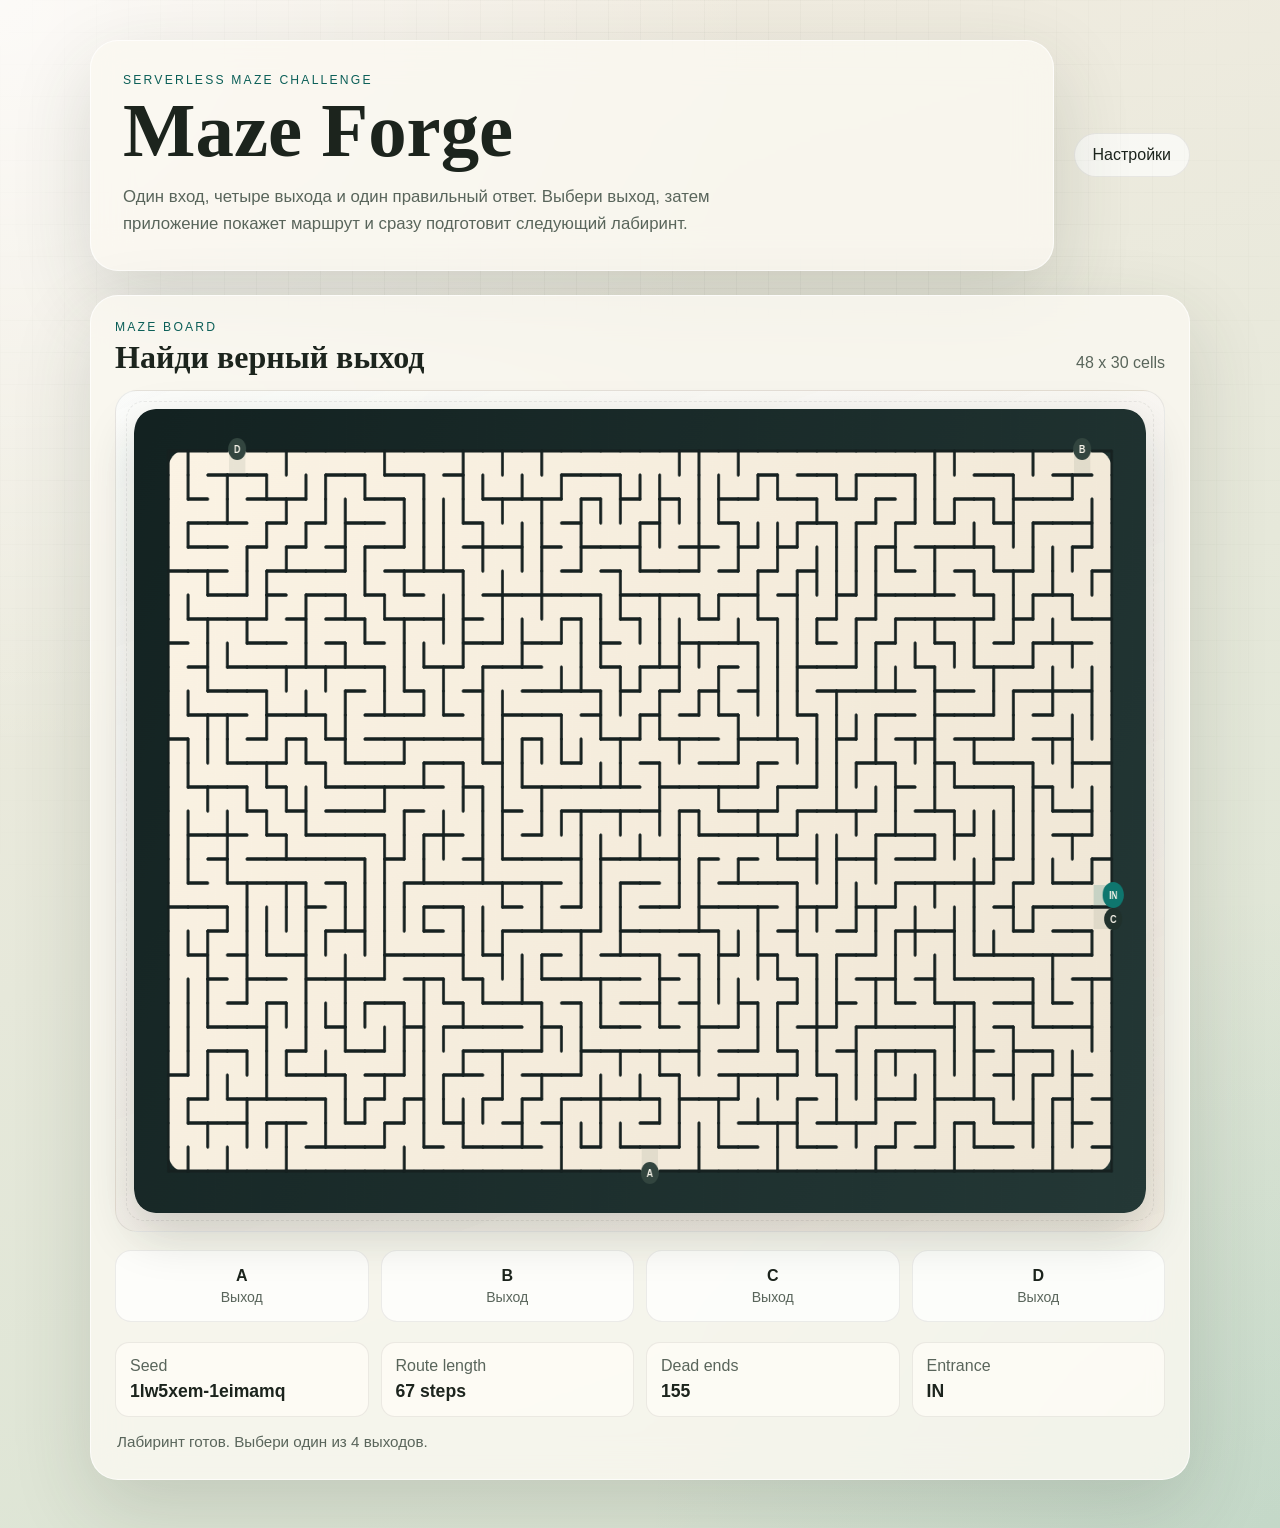
<file: index.html>
<!DOCTYPE html>
<html lang="ru">
<head>
  <meta charset="UTF-8">
  <meta name="viewport" content="width=device-width, initial-scale=1.0">
  <title>Maze Forge</title>
  <link rel="icon" type="image/svg+xml" href="./favicon.svg">
  <link rel="stylesheet" href="./styles.css">
</head>
<body>
  <div class="page-shell">
    <header class="hero">
      <div class="hero__copy">
        <p class="eyebrow">Serverless maze challenge</p>
        <h1>Maze Forge</h1>
        <p class="hero__lede">
          Один вход, четыре выхода и один правильный ответ. Выбери выход, затем приложение
          покажет маршрут и сразу подготовит следующий лабиринт.
        </p>
      </div>

      <button id="open-settings" class="button button--ghost hero__settings" type="button" aria-expanded="false" aria-controls="settings-drawer">
        Настройки
      </button>
    </header>

    <main class="workspace">
      <section class="preview-panel">
        <div class="preview-panel__header">
          <div>
            <p class="eyebrow">Maze board</p>
            <h2>Найди верный выход</h2>
          </div>
          <p id="maze-size" class="preview-panel__size">-</p>
        </div>

        <div id="canvas-frame" class="canvas-frame">
          <canvas id="maze-canvas"></canvas>
        </div>

        <div id="answer-buttons" class="answer-buttons" aria-label="Выбор выхода"></div>

        <div class="summary">
          <div class="metric">
            <span class="metric__label">Seed</span>
            <strong id="metric-seed">-</strong>
          </div>
          <div class="metric">
            <span class="metric__label">Route length</span>
            <strong id="metric-route">-</strong>
          </div>
          <div class="metric">
            <span class="metric__label">Dead ends</span>
            <strong id="metric-dead-ends">-</strong>
          </div>
          <div class="metric">
            <span class="metric__label">Entrance</span>
            <strong id="metric-entrance">-</strong>
          </div>
        </div>

        <p id="status" class="status" aria-live="polite"></p>
      </section>
    </main>
  </div>

  <div id="drawer-backdrop" class="drawer-backdrop" hidden></div>

  <aside id="settings-drawer" class="settings-drawer" aria-hidden="true" hidden>
    <div class="settings-drawer__header">
      <div>
        <p class="eyebrow">Drawer</p>
        <h2>Настройки</h2>
      </div>
      <button id="close-settings" class="button button--ghost settings-drawer__close" type="button" aria-label="Закрыть настройки">
        Закрыть
      </button>
    </div>

    <form id="controls" class="controls" autocomplete="off">
      <div class="controls__grid">
        <label class="field">
          <span>Width</span>
          <input id="maze-width" name="width" type="number" min="5" max="80" step="1" value="48">
        </label>

        <label class="field">
          <span>Height</span>
          <input id="maze-height" name="height" type="number" min="5" max="80" step="1" value="30">
        </label>

        <label class="field">
          <span>Cell size</span>
          <input id="cell-size" name="cellSize" type="number" min="12" max="40" step="1" value="24">
        </label>

        <label class="field field--wide">
          <span>Seed</span>
          <div class="seed-row">
            <input id="seed" name="seed" type="text" value="">
            <button id="shuffle-seed" type="button" class="button button--ghost">Shuffle</button>
          </div>
        </label>
      </div>

      <div class="toggles">
        <label class="toggle">
          <input id="show-grid" name="showGrid" type="checkbox">
          <span>Показывать вспомогательную сетку</span>
        </label>
      </div>

      <div class="actions">
        <button type="submit" class="button button--primary">Применить</button>
        <button id="copy-link" type="button" class="button button--ghost">Copy link</button>
        <button id="download-png" type="button" class="button button--ghost">Download PNG</button>
      </div>
    </form>
  </aside>

  <script src="./app.js"></script>
</body>
</html>
</file>
<file: styles.css>
:root {
  --bg-top: #f4ede2;
  --bg-bottom: #d8e3d2;
  --panel: rgba(251, 248, 241, 0.82);
  --panel-strong: rgba(255, 252, 247, 0.96);
  --text-main: #1c241d;
  --text-muted: #59655b;
  --accent: #0f766e;
  --accent-strong: #0b5f58;
  --success: #15803d;
  --danger: #c2410c;
  --shadow: 0 28px 80px rgba(42, 54, 44, 0.16);
  --radius-xl: 28px;
  --radius-lg: 20px;
  --radius-md: 14px;
}

* {
  box-sizing: border-box;
}

html,
body {
  margin: 0;
  min-height: 100%;
}

body {
  font-family: Aptos, "Trebuchet MS", "Segoe UI Variable Display", sans-serif;
  color: var(--text-main);
  background:
    radial-gradient(circle at top left, rgba(255, 255, 255, 0.75), transparent 38%),
    radial-gradient(circle at bottom right, rgba(15, 118, 110, 0.1), transparent 32%),
    linear-gradient(160deg, var(--bg-top), var(--bg-bottom));
}

body::before {
  content: "";
  position: fixed;
  inset: 0;
  pointer-events: none;
  background-image:
    linear-gradient(rgba(28, 36, 29, 0.03) 1px, transparent 1px),
    linear-gradient(90deg, rgba(28, 36, 29, 0.03) 1px, transparent 1px);
  background-size: 32px 32px;
  mask-image: radial-gradient(circle at center, black 45%, transparent 100%);
}

body.drawer-open {
  overflow: hidden;
}

.page-shell {
  width: min(1100px, calc(100% - 32px));
  margin: 0 auto;
  padding: 40px 0 48px;
}

.hero {
  display: flex;
  justify-content: space-between;
  gap: 20px;
  align-items: start;
  margin-bottom: 24px;
}

.hero__copy,
.preview-panel,
.settings-drawer {
  background: var(--panel);
  border: 1px solid rgba(255, 255, 255, 0.7);
  box-shadow: var(--shadow);
  backdrop-filter: blur(18px);
}

.hero__copy,
.preview-panel,
.settings-drawer {
  border-radius: var(--radius-xl);
}

.hero__copy {
  flex: 1;
  padding: 32px;
  animation: rise-in 600ms ease both;
}

.hero__settings {
  flex: 0 0 auto;
  align-self: center;
}

.eyebrow {
  margin: 0 0 8px;
  font-size: 0.76rem;
  letter-spacing: 0.18em;
  text-transform: uppercase;
  color: var(--accent-strong);
}

h1,
h2 {
  margin: 0;
  line-height: 0.95;
  font-family: Georgia, "Times New Roman", serif;
}

h1 {
  font-size: clamp(3rem, 6vw, 5rem);
}

h2 {
  font-size: clamp(1.8rem, 2.5vw, 2.4rem);
}

.hero__lede,
.status,
.metric__label,
.preview-panel__size,
.field span,
.toggle span {
  color: var(--text-muted);
}

.hero__lede {
  max-width: 40rem;
  margin: 16px 0 0;
  font-size: 1.05rem;
  line-height: 1.6;
}

.workspace {
  display: grid;
}

.preview-panel {
  padding: 24px;
  overflow: hidden;
  animation: rise-in 850ms ease both;
}

.preview-panel__header {
  display: flex;
  justify-content: space-between;
  gap: 12px;
  align-items: end;
  margin-bottom: 18px;
}

.preview-panel__size {
  margin: 0;
  text-align: right;
}

.canvas-frame {
  position: relative;
  display: grid;
  place-items: center;
  min-height: 420px;
  padding: 18px;
  border-radius: calc(var(--radius-xl) - 6px);
  background:
    linear-gradient(160deg, rgba(255, 255, 255, 0.78), rgba(244, 237, 226, 0.66)),
    linear-gradient(135deg, rgba(15, 118, 110, 0.06), rgba(201, 107, 59, 0.07));
  border: 1px solid rgba(28, 36, 29, 0.08);
  transition: box-shadow 200ms ease, border-color 200ms ease, background-color 200ms ease;
}

.canvas-frame::after {
  content: "";
  position: absolute;
  inset: 10px;
  border-radius: calc(var(--radius-xl) - 10px);
  border: 1px dashed rgba(28, 36, 29, 0.08);
  pointer-events: none;
}

.canvas-frame.is-refreshing #maze-canvas {
  opacity: 0.32;
  transform: scale(0.985);
}

.canvas-frame.is-success {
  box-shadow: 0 0 0 3px rgba(21, 128, 61, 0.22), 0 24px 60px rgba(21, 128, 61, 0.2);
}

.canvas-frame.is-error {
  box-shadow: 0 0 0 3px rgba(194, 65, 12, 0.22), 0 24px 60px rgba(194, 65, 12, 0.18);
}

#maze-canvas {
  max-width: 100%;
  height: auto;
  border-radius: 22px;
  box-shadow: 0 20px 50px rgba(17, 25, 22, 0.18);
  transform-origin: center;
  transition: transform 240ms ease, opacity 240ms ease;
}

.answer-buttons {
  display: grid;
  grid-template-columns: repeat(4, minmax(0, 1fr));
  gap: 12px;
  margin-top: 18px;
}

.answer-button {
  border-radius: 16px;
  border: 1px solid rgba(28, 36, 29, 0.08);
  background: rgba(255, 255, 255, 0.7);
  padding: 16px 14px;
  color: var(--text-main);
  font: inherit;
  cursor: pointer;
  transition: transform 180ms ease, background-color 180ms ease, border-color 180ms ease, box-shadow 180ms ease;
}

.answer-button:hover:not(:disabled) {
  transform: translateY(-1px);
}

.answer-button:disabled {
  cursor: default;
  opacity: 0.85;
}

.answer-button.is-correct {
  background: rgba(21, 128, 61, 0.14);
  border-color: rgba(21, 128, 61, 0.34);
  box-shadow: 0 12px 28px rgba(21, 128, 61, 0.12);
}

.answer-button.is-wrong {
  background: rgba(194, 65, 12, 0.12);
  border-color: rgba(194, 65, 12, 0.28);
  box-shadow: 0 12px 28px rgba(194, 65, 12, 0.12);
}

.answer-button__label {
  display: block;
  font-size: 1rem;
  font-weight: 700;
}

.answer-button__meta {
  display: block;
  margin-top: 4px;
  color: var(--text-muted);
  font-size: 0.88rem;
}

.summary {
  display: grid;
  grid-template-columns: repeat(4, minmax(0, 1fr));
  gap: 12px;
  margin-top: 20px;
}

.metric {
  padding: 14px;
  border-radius: var(--radius-md);
  background: rgba(255, 252, 247, 0.7);
  border: 1px solid rgba(28, 36, 29, 0.08);
}

.metric strong {
  display: block;
  margin-top: 6px;
  font-size: 1.1rem;
}

.status {
  min-height: 1.4rem;
  margin: 16px 2px 0;
  font-size: 0.95rem;
}

.button {
  border: 0;
  border-radius: 999px;
  padding: 12px 18px;
  font: inherit;
  cursor: pointer;
  transition: transform 180ms ease, box-shadow 180ms ease, background-color 180ms ease;
}

.button:hover {
  transform: translateY(-1px);
}

.button:active {
  transform: translateY(1px);
}

.button--primary {
  background: linear-gradient(135deg, var(--accent), var(--accent-strong));
  color: #f4faf8;
  box-shadow: 0 14px 24px rgba(11, 95, 88, 0.25);
}

.button--ghost {
  background: rgba(255, 255, 255, 0.65);
  color: var(--text-main);
  border: 1px solid rgba(28, 36, 29, 0.08);
}

.drawer-backdrop {
  position: fixed;
  inset: 0;
  background: rgba(18, 28, 24, 0.28);
  opacity: 0;
  transition: opacity 220ms ease;
}

.drawer-backdrop.is-visible {
  opacity: 1;
}

.settings-drawer {
  position: fixed;
  top: 16px;
  right: 16px;
  bottom: 16px;
  width: min(420px, calc(100vw - 24px));
  padding: 22px;
  transform: translateX(calc(100% + 20px));
  transition: transform 240ms ease;
  z-index: 10;
  overflow: auto;
}

.settings-drawer.is-open {
  transform: translateX(0);
}

.settings-drawer__header {
  display: flex;
  justify-content: space-between;
  gap: 12px;
  align-items: start;
  margin-bottom: 18px;
}

.settings-drawer__close {
  flex: 0 0 auto;
}

.controls {
  display: grid;
  gap: 18px;
}

.controls__grid {
  display: grid;
  grid-template-columns: repeat(2, minmax(0, 1fr));
  gap: 14px;
}

.field {
  display: grid;
  gap: 8px;
}

.field--wide {
  grid-column: 1 / -1;
}

input[type="number"],
input[type="text"] {
  width: 100%;
  border: 1px solid rgba(28, 36, 29, 0.12);
  border-radius: var(--radius-md);
  background: var(--panel-strong);
  color: var(--text-main);
  padding: 13px 14px;
  font: inherit;
  transition: border-color 180ms ease, transform 180ms ease, box-shadow 180ms ease;
}

input[type="number"]:focus,
input[type="text"]:focus {
  outline: none;
  border-color: rgba(15, 118, 110, 0.45);
  box-shadow: 0 0 0 4px rgba(15, 118, 110, 0.1);
  transform: translateY(-1px);
}

.seed-row {
  display: grid;
  grid-template-columns: minmax(0, 1fr) auto;
  gap: 10px;
}

.toggles {
  display: grid;
  gap: 12px;
}

.toggle {
  display: flex;
  align-items: center;
  gap: 12px;
  padding: 13px 14px;
  border-radius: var(--radius-md);
  background: rgba(255, 255, 255, 0.38);
  border: 1px solid rgba(28, 36, 29, 0.08);
}

.toggle input {
  accent-color: var(--accent);
  width: 18px;
  height: 18px;
  margin: 0;
}

.actions {
  display: flex;
  flex-wrap: wrap;
  gap: 10px;
}

@keyframes rise-in {
  from {
    opacity: 0;
    transform: translateY(18px);
  }

  to {
    opacity: 1;
    transform: translateY(0);
  }
}

@media (max-width: 860px) {
  .hero {
    flex-direction: column;
    align-items: stretch;
  }

  .hero__settings {
    align-self: start;
  }

  .answer-buttons,
  .summary {
    grid-template-columns: repeat(2, minmax(0, 1fr));
  }
}

@media (max-width: 640px) {
  .page-shell {
    width: min(100% - 20px, 1100px);
    padding-top: 18px;
  }

  .hero__copy,
  .preview-panel,
  .settings-drawer {
    border-radius: 22px;
  }

  .controls__grid,
  .summary,
  .answer-buttons {
    grid-template-columns: 1fr;
  }

  .actions {
    flex-direction: column;
  }

  .button {
    width: 100%;
  }

  .preview-panel__header,
  .settings-drawer__header {
    flex-direction: column;
    align-items: start;
  }

  .canvas-frame {
    min-height: 280px;
    padding: 12px;
  }

  .settings-drawer {
    top: 10px;
    right: 10px;
    bottom: 10px;
    width: calc(100vw - 20px);
  }
}
</file>
